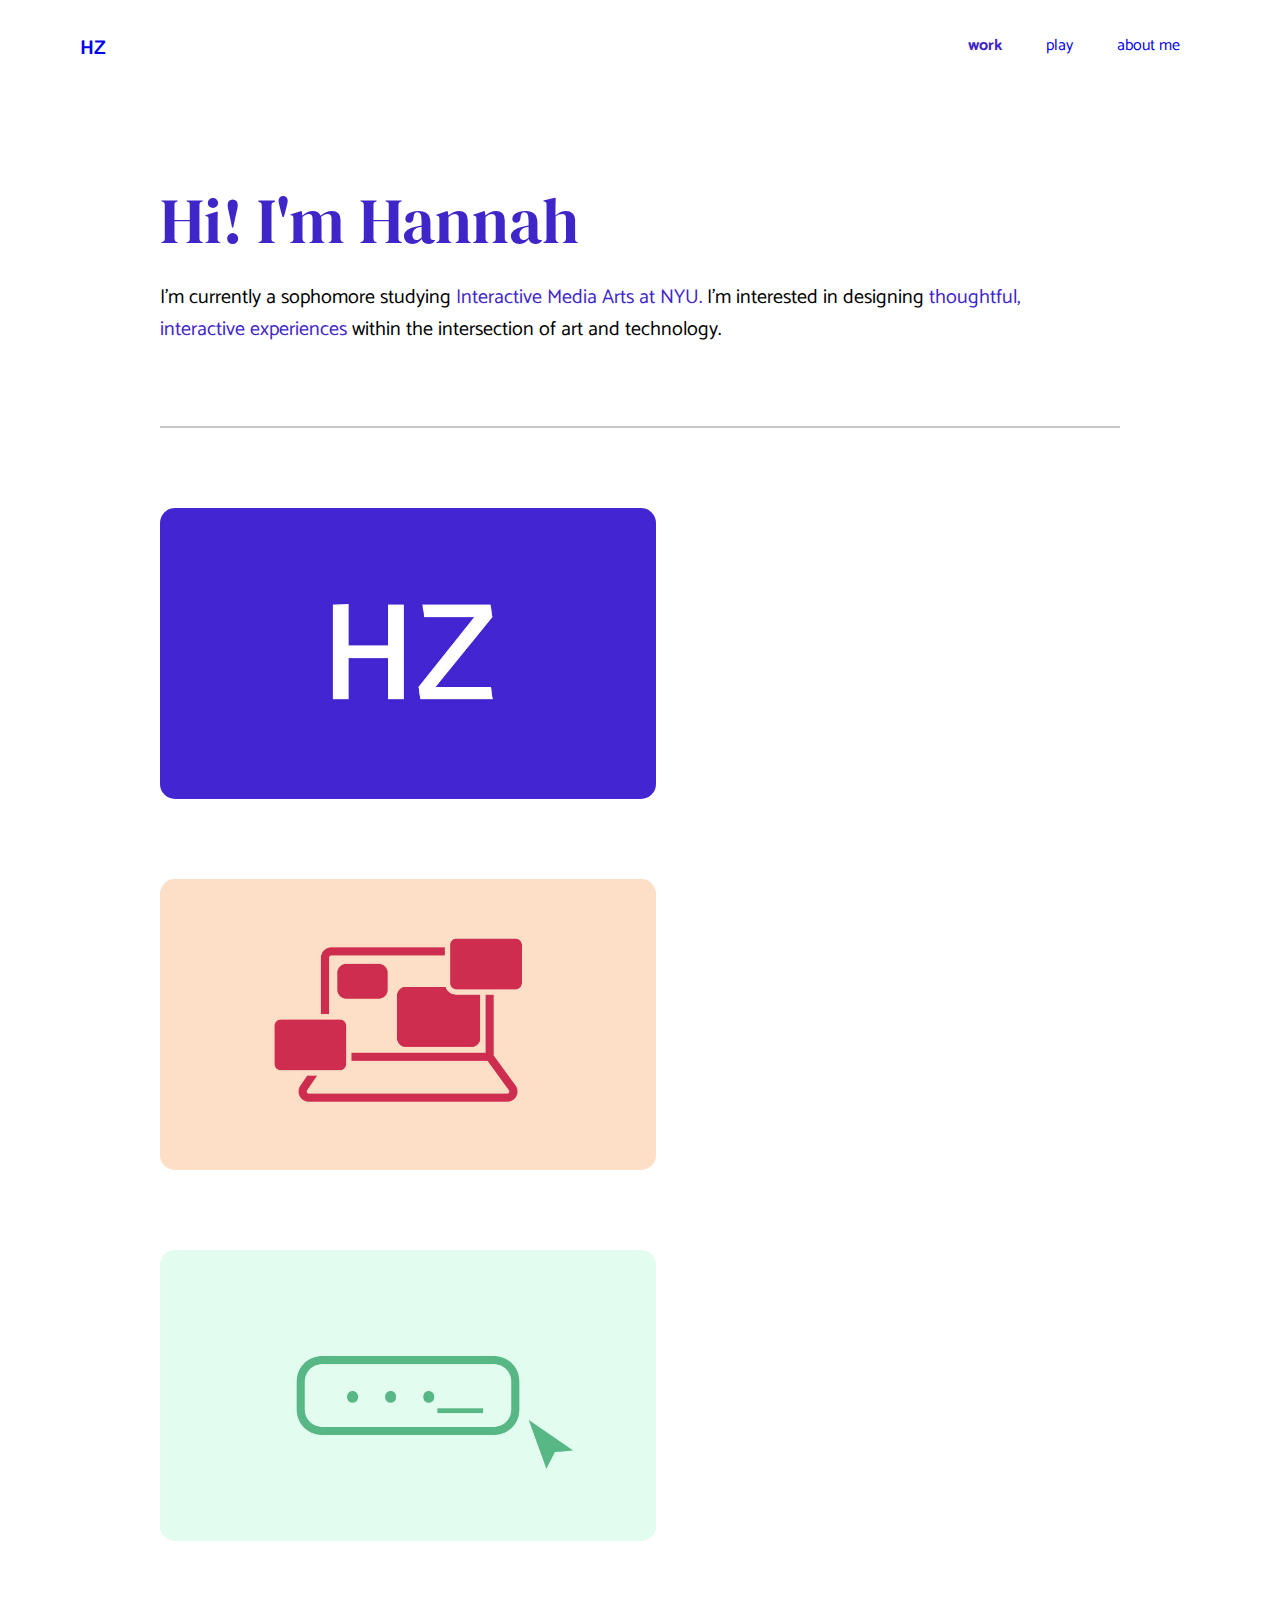
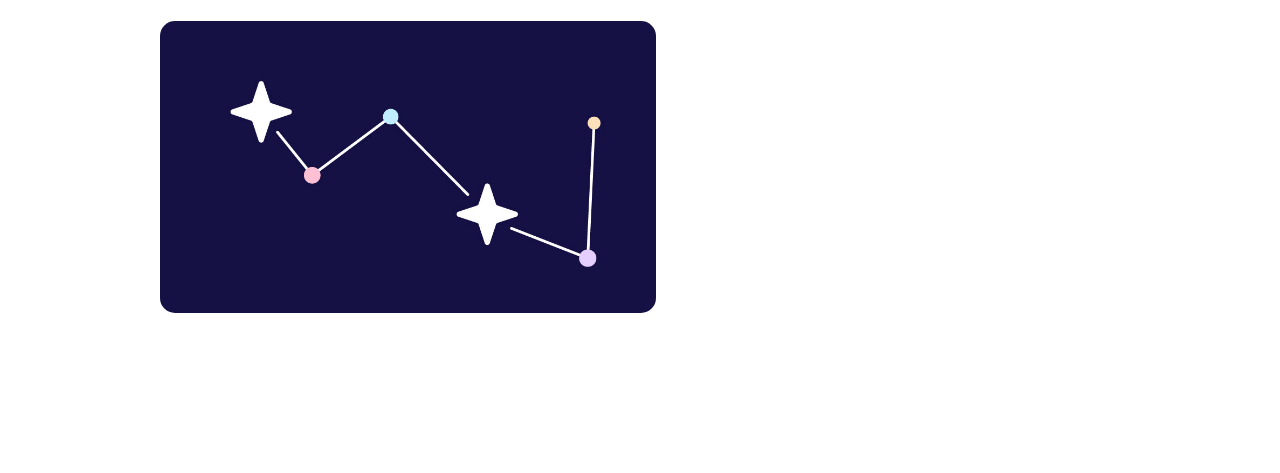
<file: index.html>
<!DOCTYPE html>
<html lang="en">
<head>
    <meta charset="UTF-8">
    <meta http-equiv="X-UA-Compatible" content="IE=edge">
    <meta name="viewport" content="width=device-width, initial-scale=1.0">
    <title>Hannah Zhao</title>
    <link rel="icon" type="image/x-icon" href="assets/icon.png">
    <link rel = "stylesheet" href="style.css"/>
    <link rel="preconnect" href="https://fonts.googleapis.com">
    <link rel="preconnect" href="https://fonts.gstatic.com" crossorigin>
    <link href="https://fonts.googleapis.com/css2?family=Catamaran:wght@300;400;700&family=DM+Serif+Display&display=swap" rel="stylesheet">
    <link rel="stylesheet" href="https://cdnjs.cloudflare.com/ajax/libs/font-awesome/4.7.0/css/font-awesome.min.css">
</head>
<body>
    <div class = "header">
        <a href = "index.html">
            <div id = "icon">
                HZ
            </div>
        </a>
        <nav>
            <a href = "index.html">
                <div class = "nav-link">
                    <div class = "a-current">work</div>
                </div>
            </a>
            <a href = "play.html">
                <div class = "nav-link">
                    play
                </div>
            </a>
            <a href = "about.html">
                <div class = "nav-link">
                    about me
                </div>
            </a>
        </nav>
    </div>
    <div class = "intro">
        <div id = "name">
            Hi! I'm Hannah
        </div>
        <br>
        <div id = "summary">
            <div class = "font-cat">
                I'm currently a sophomore studying 
                <a href = "https://tisch.nyu.edu/itp/admissions/ima-bfa" target = "_blank">
                    <div class = "color-txt">Interactive Media Arts at NYU.</div>
                </a>
                 I'm interested in designing <div class = "color-txt">thoughtful, interactive experiences</div> within the intersection of art and technology.  
            </div>
        </div>
    </div>
    <div class = "main">
        <div class = "posts">
            <div class="post">
                <a href = "projects/portfolio/portfolio.html">
                    <img src = "assets/portfolio-cover.jpg" class = "main-pic">
                    <div class = "overlay"></div>
                    <div class = "overlay-txt">
                        My Portfolio
                        <div class = "overlay-subtxt">
                            I coded this portfolio site!
                        </div>
                    </div>
                </a>
            </div>
            <div class="post">
                <a href = "projects/webdev/webdev.html">
                <img src = "assets/webdev-cover.jpg" class = "main-pic"> 
                <div class = "overlay">
                </div>
                <div class = "overlay-txt">
                    Web Studies
                    <div class = "overlay-subtxt">
                        Selected works from coding websites
                    </div>
                </div> 
                </a>
            </div>
            <div class="post">
                <a href = "projects/grimmWriting/grimm.html">
                    <img src = "assets/grimm-cover.jpg" class = "main-pic">
                    <div class = "overlay"></div>
                    <div class = "overlay-txt">
                        A Grimm Creativity
                        <div class = "overlay-subtxt">
                            Chatbot using Brothers' Grimm corpus and charRNN
                        </div>
                    </div>
                </a>
            </div>
            <div class = "post">
                <a href = "projects/constellation/constellation.html">
                    <img src = "assets/constellation-cover2.jpg" class = "main-pic">
                    <div class = "overlay">
                    </div>
                    <div class = "overlay-txt">
                        A Collaborative Night Sky
                        <div class = "overlay-subtxt">
                            Interactive experience with physical prototype
                        </div>
                    </div> 
                </a>
            </div>
        </div>
    </div>
</body>
</html>
</file>
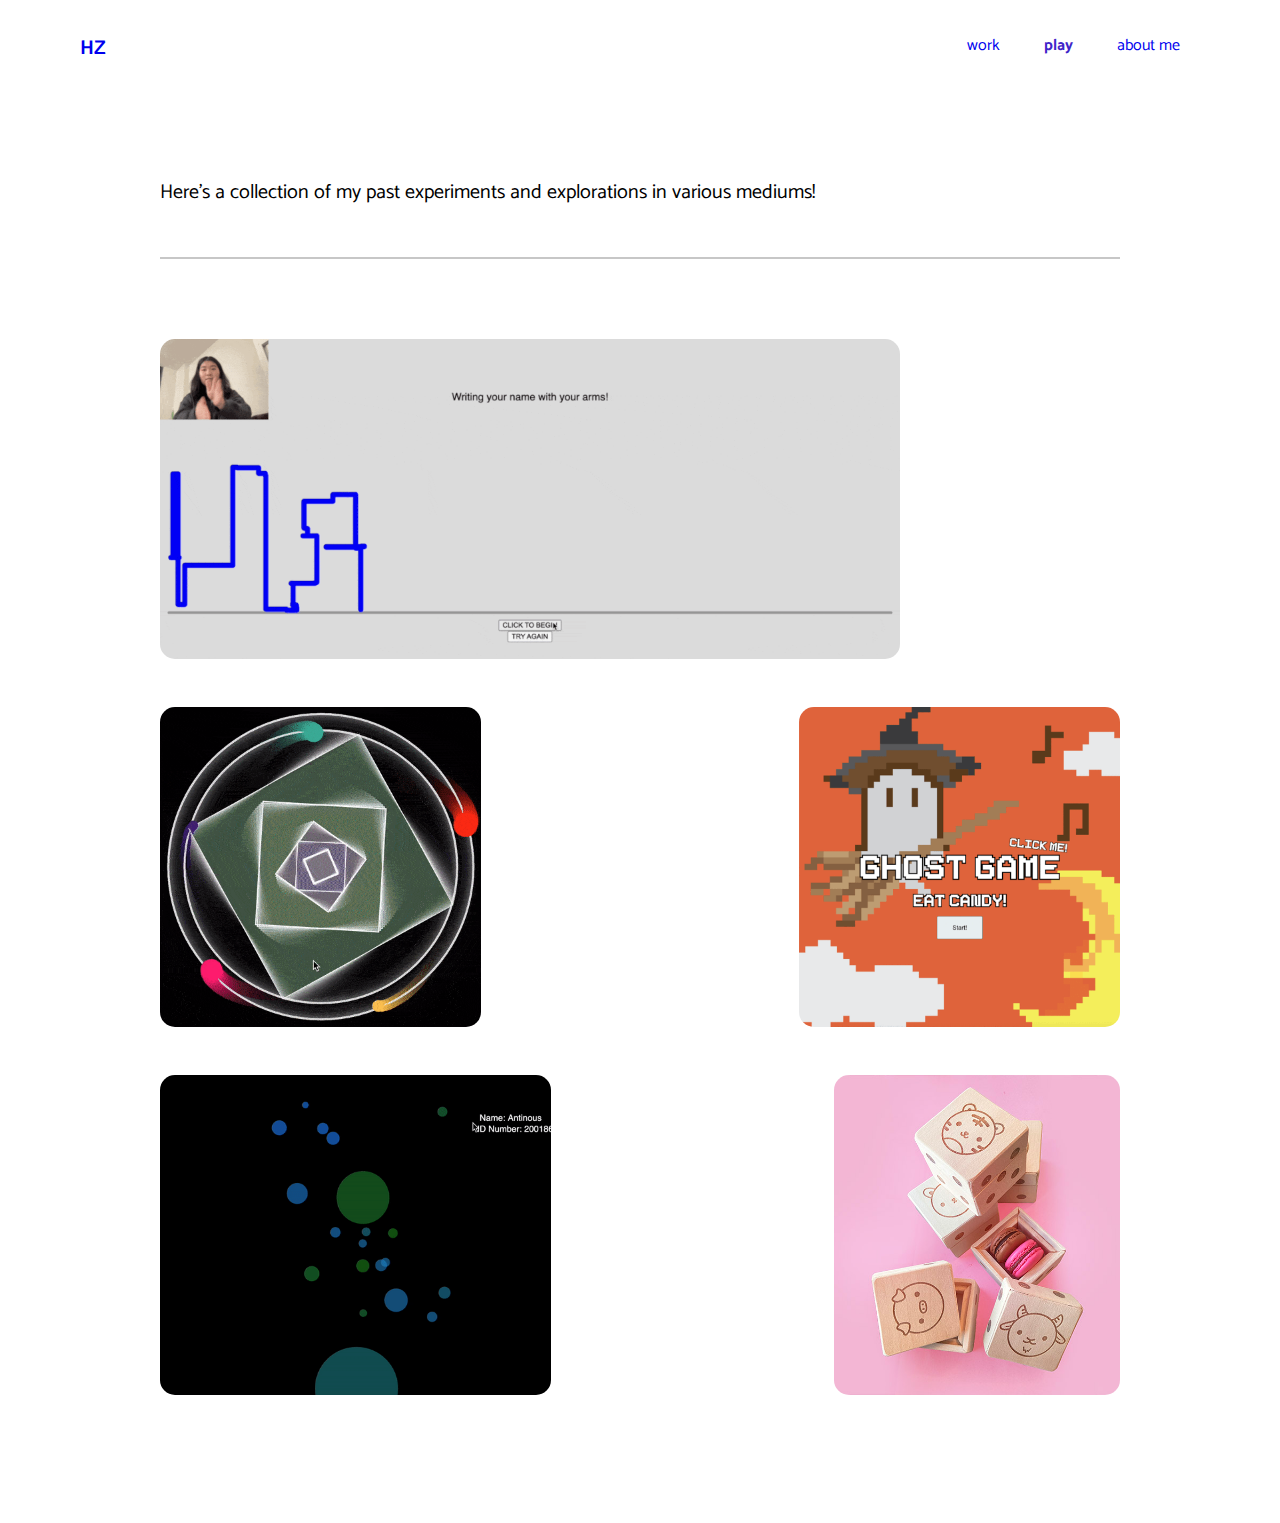
<file: play.html>
<!DOCTYPE html>
<html lang="en">
<head>
    <meta charset="UTF-8">
    <meta http-equiv="X-UA-Compatible" content="IE=edge">
    <meta name="viewport" content="width=device-width, initial-scale=1.0">
    <title>play | Hannah Zhao</title>
    <link rel="icon" type="image/x-icon" href="assets/icon.png">
    <link rel = "stylesheet" href="style.css"/>
    <link rel="preconnect" href="https://fonts.googleapis.com">
    <link rel="preconnect" href="https://fonts.gstatic.com" crossorigin>
    <link href="https://fonts.googleapis.com/css2?family=Catamaran:wght@300;400;700&family=DM+Serif+Display&display=swap" rel="stylesheet">
</head>
<body>
    <div class = "header">
        <a href = "index.html">
            <div id = "icon">
                HZ
            </div>
        </a>
        <nav>
            <a href = "index.html">
                <div class = "nav-link">
                    work
                </div>
            </a>
            <a href = "play.html">
                <div class = "nav-link">
                    <div class = "a-current">play</div>
                </div>
            </a>
            <a href = "about.html">
                <div class = "nav-link">
                    about me
                </div>
            </a>
        </nav>
    </div>
    <div class = "font-cat">
        <div id = "play-summary">
            Here's a collection of my past experiments and explorations in various mediums!
        </div>
    </div>
    <div class = "main">
        <div class = "play-posts">
            <div class = "play-post">
                <img src = "assets/body-handwriting.gif" height = "320px">
                <div class = "play-overlay"></div>
                <div class = "play-overlay-txt">
                    Use Teachable Machine, p5.js for users to write on the screen using their body movements.
                    <br>
                    <a href = "https://editor.p5js.org/hz2788/sketches/GiXEnSoGV" target="_blank">
                        <div class = "color-txt">
                            See it here &#8594;
                        </div>
                    </a>
                </div>
            </div>
            <div class = "play-post">
                <img src = "assets/circle-spin-pattern.gif" height = "320px">
                <div class = "play-overlay"></div>
                <div class = "play-overlay-txt">
                    Use p5.js and user input for satisfying animation
                    <br>
                    <a href = "https://editor.p5js.org/hz2788/sketches/K07XX17Va" target="_blank">
                        <div class = "color-txt">
                            See it here &#8594;
                        </div>
                    </a>
                </div>
            </div>
            <div class = "play-post">
                <img src = "assets/ghost-game.gif" height = "320px">
                <div class = "play-overlay"></div>
                <div class = "play-overlay-txt">
                    Group project made Halloween ver. of snake game, I did most of the code
                    <br>
                    <a href = "https://hannah-y-zhao.github.io/Ghost-Game/" target="_blank">
                        <div class = "color-txt">
                            See it here &#8594;
                        </div>
                    </a>
                </div>
            </div>
            <div class = "play-post">
                <img src = "assets/nasa-api.gif" height = "320px">
                <div class = "play-overlay"></div>
                <div class = "play-overlay-txt">
                    Use p5.js for data visualization of NASA near-Earth objects API
                    <br>
                    <a href = "https://editor.p5js.org/hz2788/sketches/VE3tejsdW" target="_blank">
                        <div class = "color-txt">
                            See it here &#8594;
                        </div>
                    </a>
                </div>
            </div>
            <div class = "play-post">
                <img src = "assets/macaron-box-pink.jpg" height = "320px">
                <div class = "play-overlay"></div>
                <div class = "play-overlay-txt">
                    Fabricated 5 wooden boxes to hold 2 macarons each
                    <br>
                    <a href = "https://docs.google.com/presentation/d/15-HS3BLYExLoSVaJF19I_qXoIOeCbYNc9lWLawb0Dvg/edit?usp=sharing" target="_blank">
                        <div class = "color-txt">
                            See full process here &#8594;
                        </div>
                    </a>
                </div>
            </div>
        </div>
    </div>
</body>
</html>
</file>
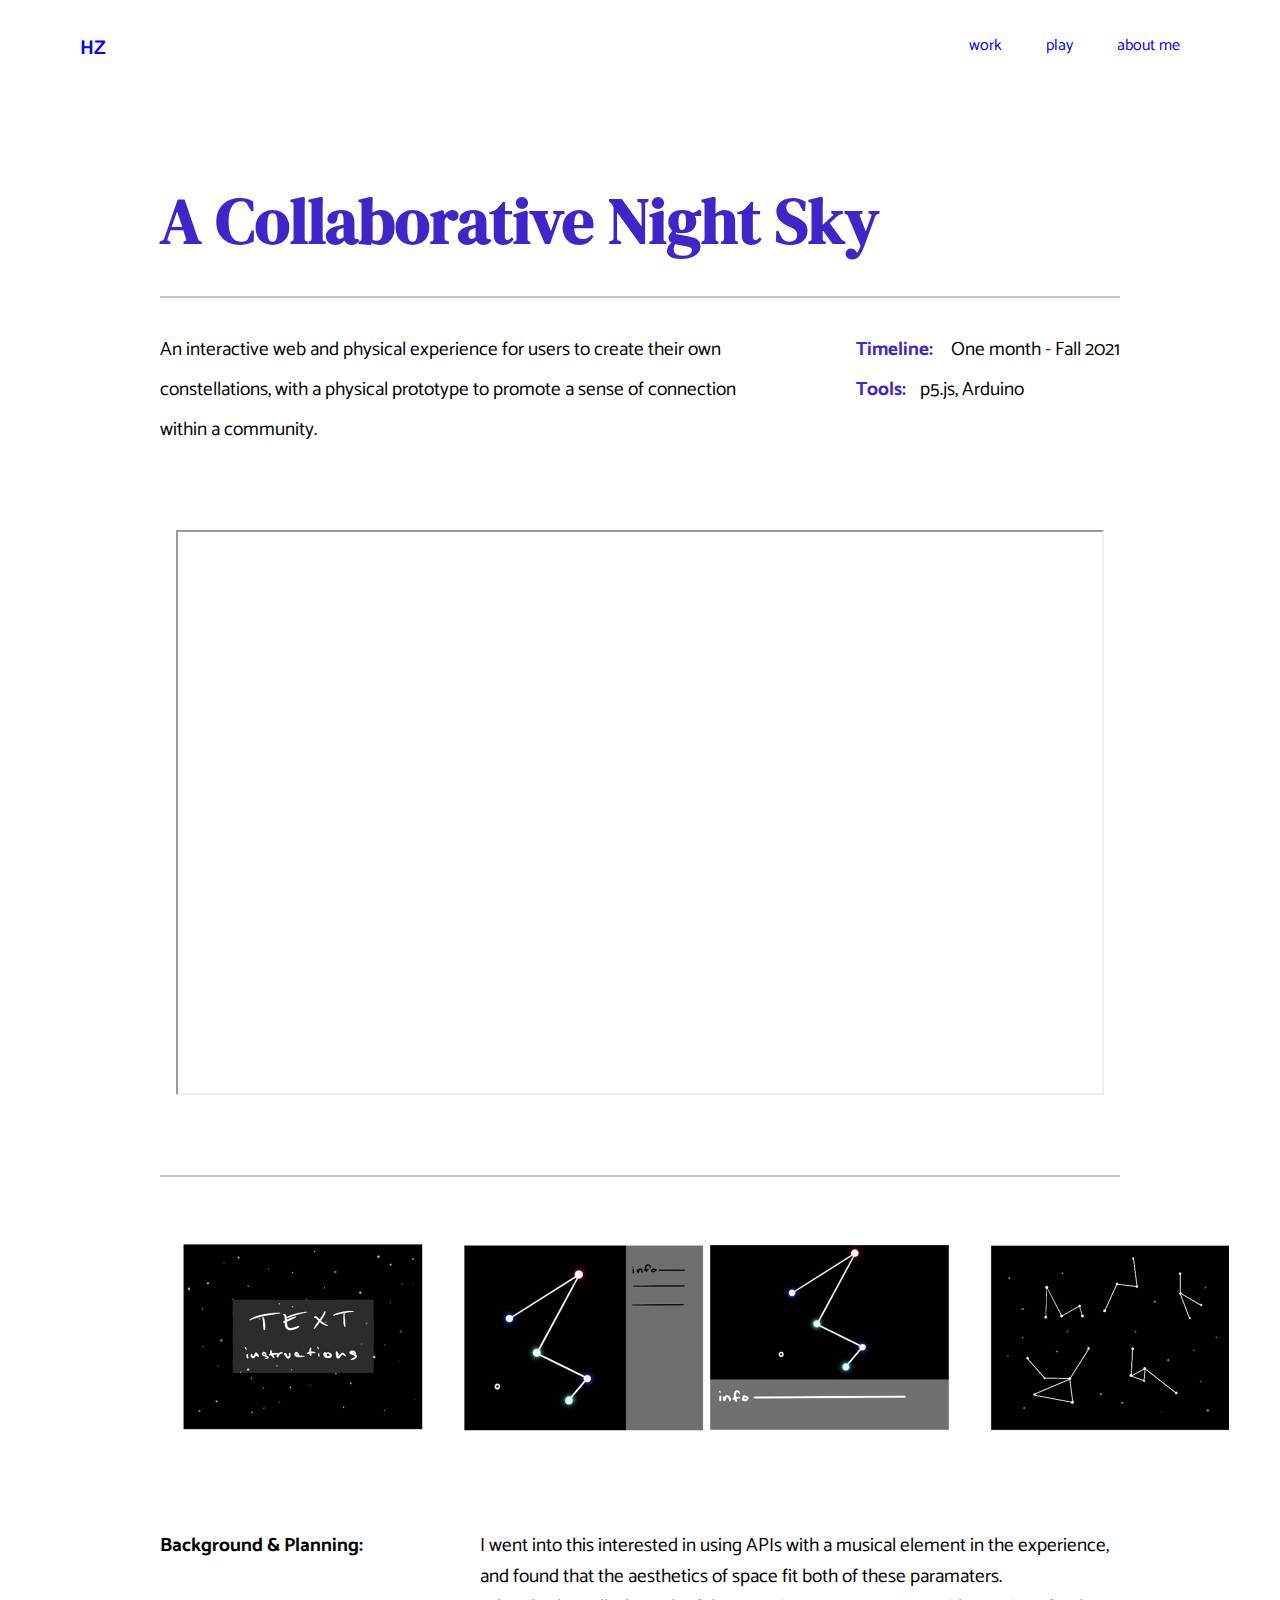
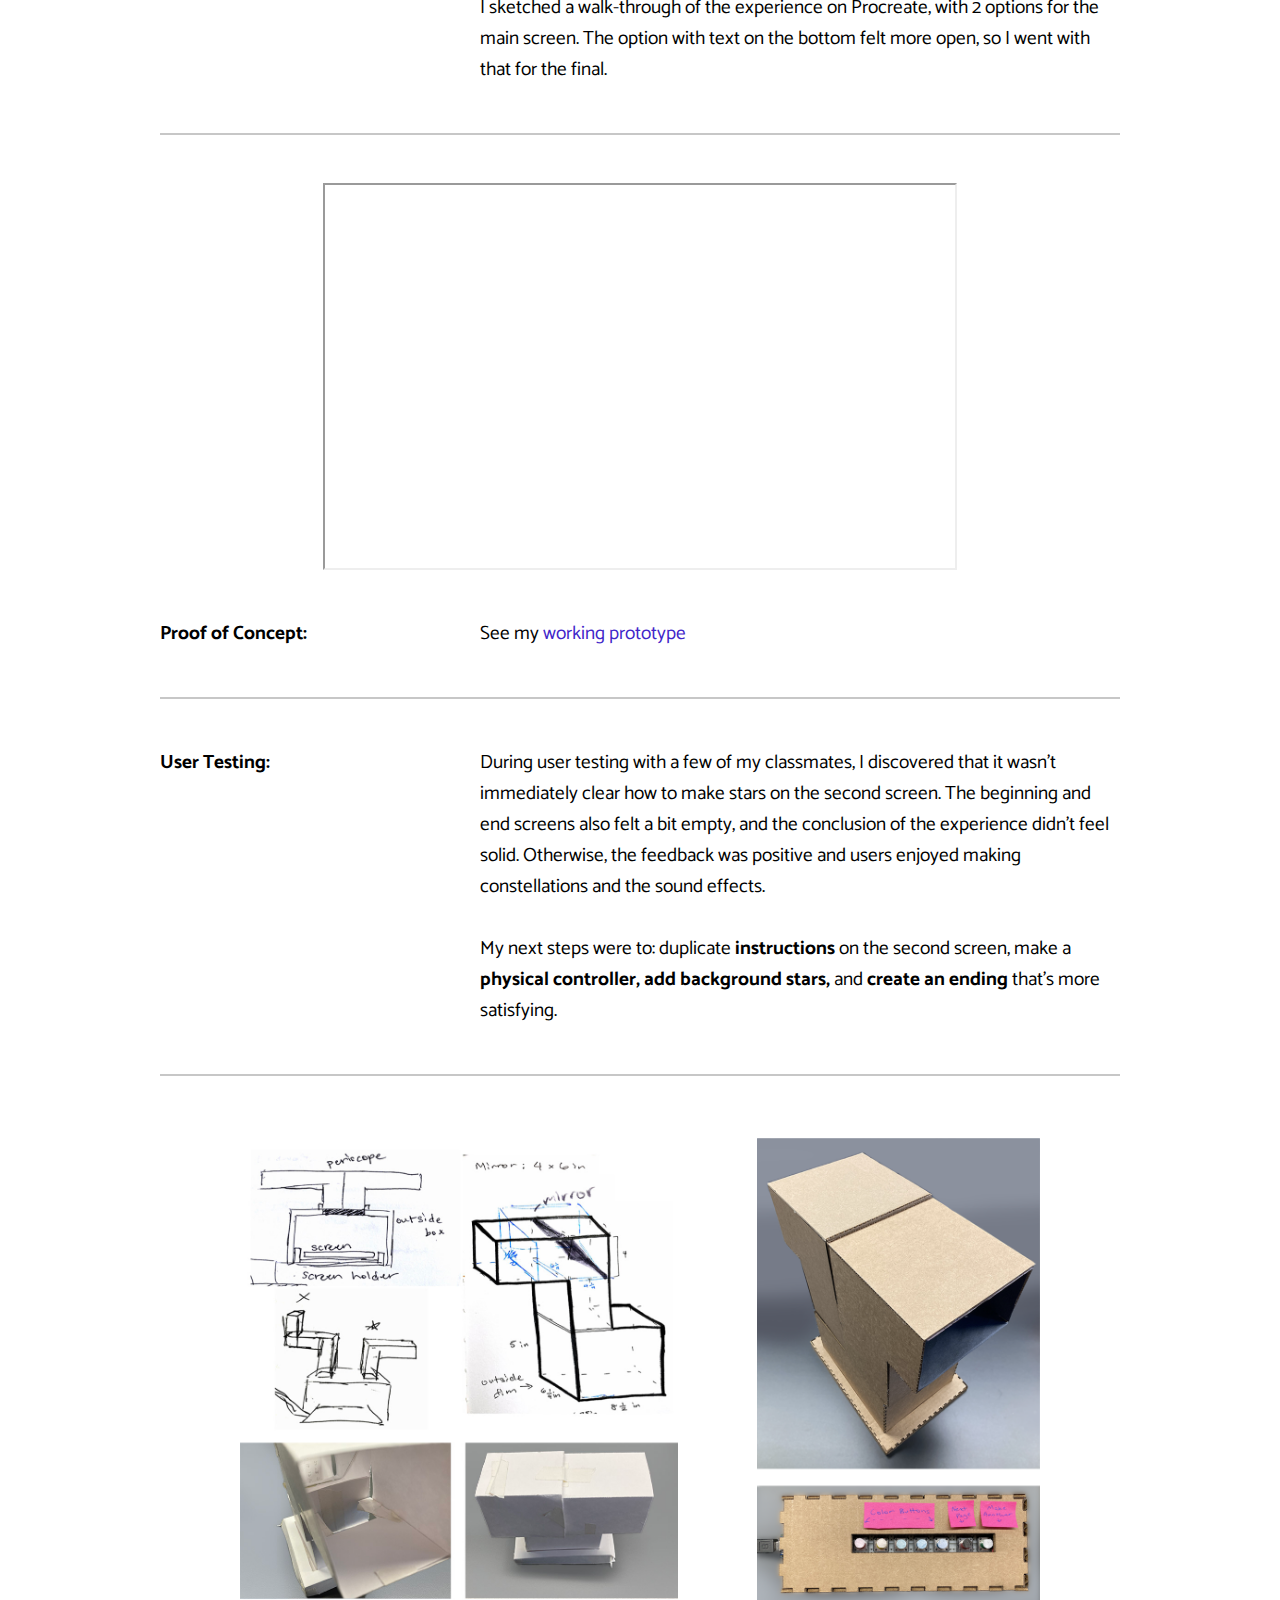
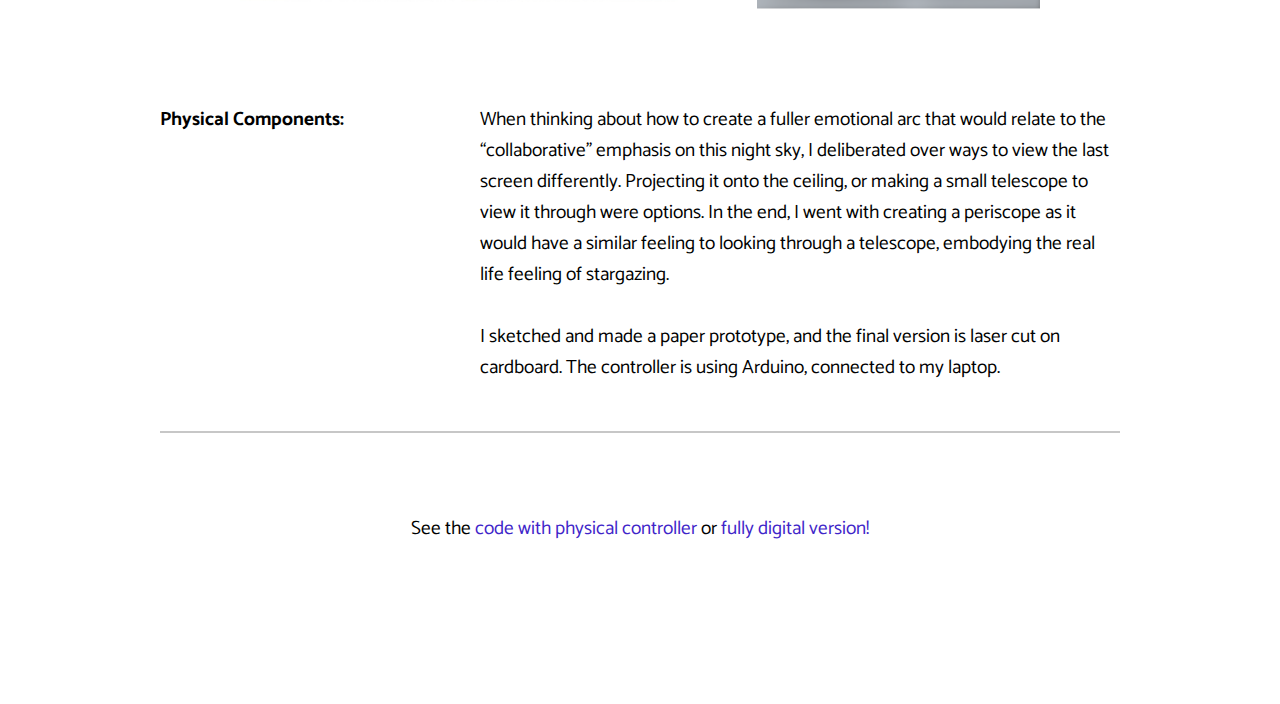
<file: projects/constellation/constellation.html>
<!DOCTYPE html>
<html lang="en">
<head>
    <meta charset="UTF-8">
    <meta http-equiv="X-UA-Compatible" content="IE=edge">
    <meta name="viewport" content="width=device-width, initial-scale=1.0">
    <title>A Collaborative Night Sky | Hannah Zhao</title>
    <link rel="icon" type="image/x-icon" href="../../assets/icon.png">
    <link rel = "stylesheet" href = "../projects.css"/>
    <link rel = "stylesheet" href = "../../style.css"/>
    <link rel="preconnect" href="https://fonts.googleapis.com">
    <link rel="preconnect" href="https://fonts.gstatic.com" crossorigin>
    <link href="https://fonts.googleapis.com/css2?family=Catamaran:wght@300;400;700&family=DM+Serif+Display&display=swap" rel="stylesheet">
</head>
<body>
    <div class = "header">
        <a href = "../../index.html">
            <div id = "icon">
                HZ
            </div>
        </a>
        <nav>
            <a href = "../../index.html">
                <div class = "nav-link">
                    work
                </div>
            </a>
            <a href = "../../play.html">
                <div class = "nav-link">
                    play
                </div>
            </a>
            <a href = "../../about.html">
                <div class = "nav-link">
                    about me
                </div>
            </a>
        </nav>
    </div>
    <div class = "process-main">
        <div class = "proj-title">
            <div class = "color-txt">
                A Collaborative Night Sky
            </div>
        </div>
        <div class = "row-summary">
            <div class = "col-description">
                <div class = "font-cat">
                    An interactive web and physical experience for users to create their own constellations, with a physical prototype to promote a sense of connection within a community.
                </div>
            </div>
            <div class = "col-tools">
                <div class = "font-cat">
                    <div class = "color-txt">
                        <b>Timeline: &ensp;</b> 
                    </div>
                    One month - Fall 2021
                    <br>
                    <div class = "color-txt">
                        <b>Tools:&ensp;</b> 
                    </div>
                    p5.js, Arduino
                </div>
            </div>
        </div>
        <div class = "row-main-video">
            <iframe width="924" height="561" src="https://youtube.com/embed/5W1RhA2XatA"></iframe>
        </div>
        <div class = "row-process">
            <div class = "font-cat">
                <div class = "process-full">
                    <div class = "main-images">
                        <img src = "wf-sketch.png" width = "1100">
                    </div>
                    <div class = "row-process-desc">
                        <div class = "subtitles">
                            <b>Background & Planning:</b>
                        </div>
                        <div class = "process-write">
                            I went into this interested in using APIs with a musical element in the experience, and found that the aesthetics of space fit both of these paramaters. 
                            <br>
                            I sketched a walk-through of the experience on Procreate, with 2 options for the main screen. The option with text on the bottom felt more open, so I went with that for the final.
                        </div>
                    </div>
                    <div class = "row-video">
                        <iframe width="630" height="383" src="https://youtube.com/embed/VJIWdf3ukO4"></iframe>
                    </div>
                    <div class = "row-process-desc">
                        <div class = "subtitles">
                            <b>Proof of Concept:</b>
                        </div>
                        <div class = "process-write">
                            See my 
                            <a href = "https://editor.p5js.org/hz2788/sketches/vVQmodNRD" target = "_blank">
                                <div class = "color-txt">
                                    working prototype
                                </div>
                            </a>
                        </div>
                    </div>
                    <div class = "row-process-desc">
                        <div class = "subtitles">
                            <b>User Testing:</b>
                        </div>
                        <div class = "process-write">
                            During user testing with a few of my classmates, I discovered that it wasn't immediately clear how to make stars on the second screen. The beginning and end screens also felt a bit empty, and the conclusion of the experience didn't feel solid. Otherwise, the feedback was positive and users enjoyed making constellations and the sound effects.
                            <br><br>
                            My next steps were to: duplicate <b>instructions</b> on the second screen, make a <b>physical controller, add background stars,</b> and <b>create an ending</b> that's more satisfying.
                        </div>
                    </div>
                    <div class = "main-images">
                        <img src = "phys-sketch.jpg" height = "500px">
                        <img src = "phys-1.png" height = "500px">
                    </div>
                    <div class = "row-process-desc">
                        <div class = "subtitles">
                            <b>Physical Components:</b>
                        </div>
                        <div class = "process-write">
                            When thinking about how to create a fuller emotional arc that would relate to the “collaborative” emphasis on this night sky, I deliberated over ways to view the last screen differently. Projecting it onto the ceiling, or making a small telescope to view it through were options. In the end, I went with creating a periscope as it would have a similar feeling to looking through a telescope, embodying the real life feeling of stargazing.
                            <br><br>
                            I sketched and made a paper prototype, and the final version is laser cut on cardboard. The controller is using Arduino, connected to my laptop.
                        </div>
                    </div>
                    <div class = "row-center-txt">
                        See the 
                        <a href = "https://github.com/hannah-y-zhao/A-Collaborative-Night-Sky" target="_blank">
                            <div class = "color-txt">
                                code with physical controller
                            </div>
                        </a>
                        or
                        <a href = "https://github.com/hannah-y-zhao/A-Collaborative-Night-Sky-Digital" target="_blank">
                            <div class = "color-txt">
                                fully digital version!
                            </div>
                        </a>
                    </div>
                </div>
            </div>
        </div>
    </div>
</body>
</html>
</file>
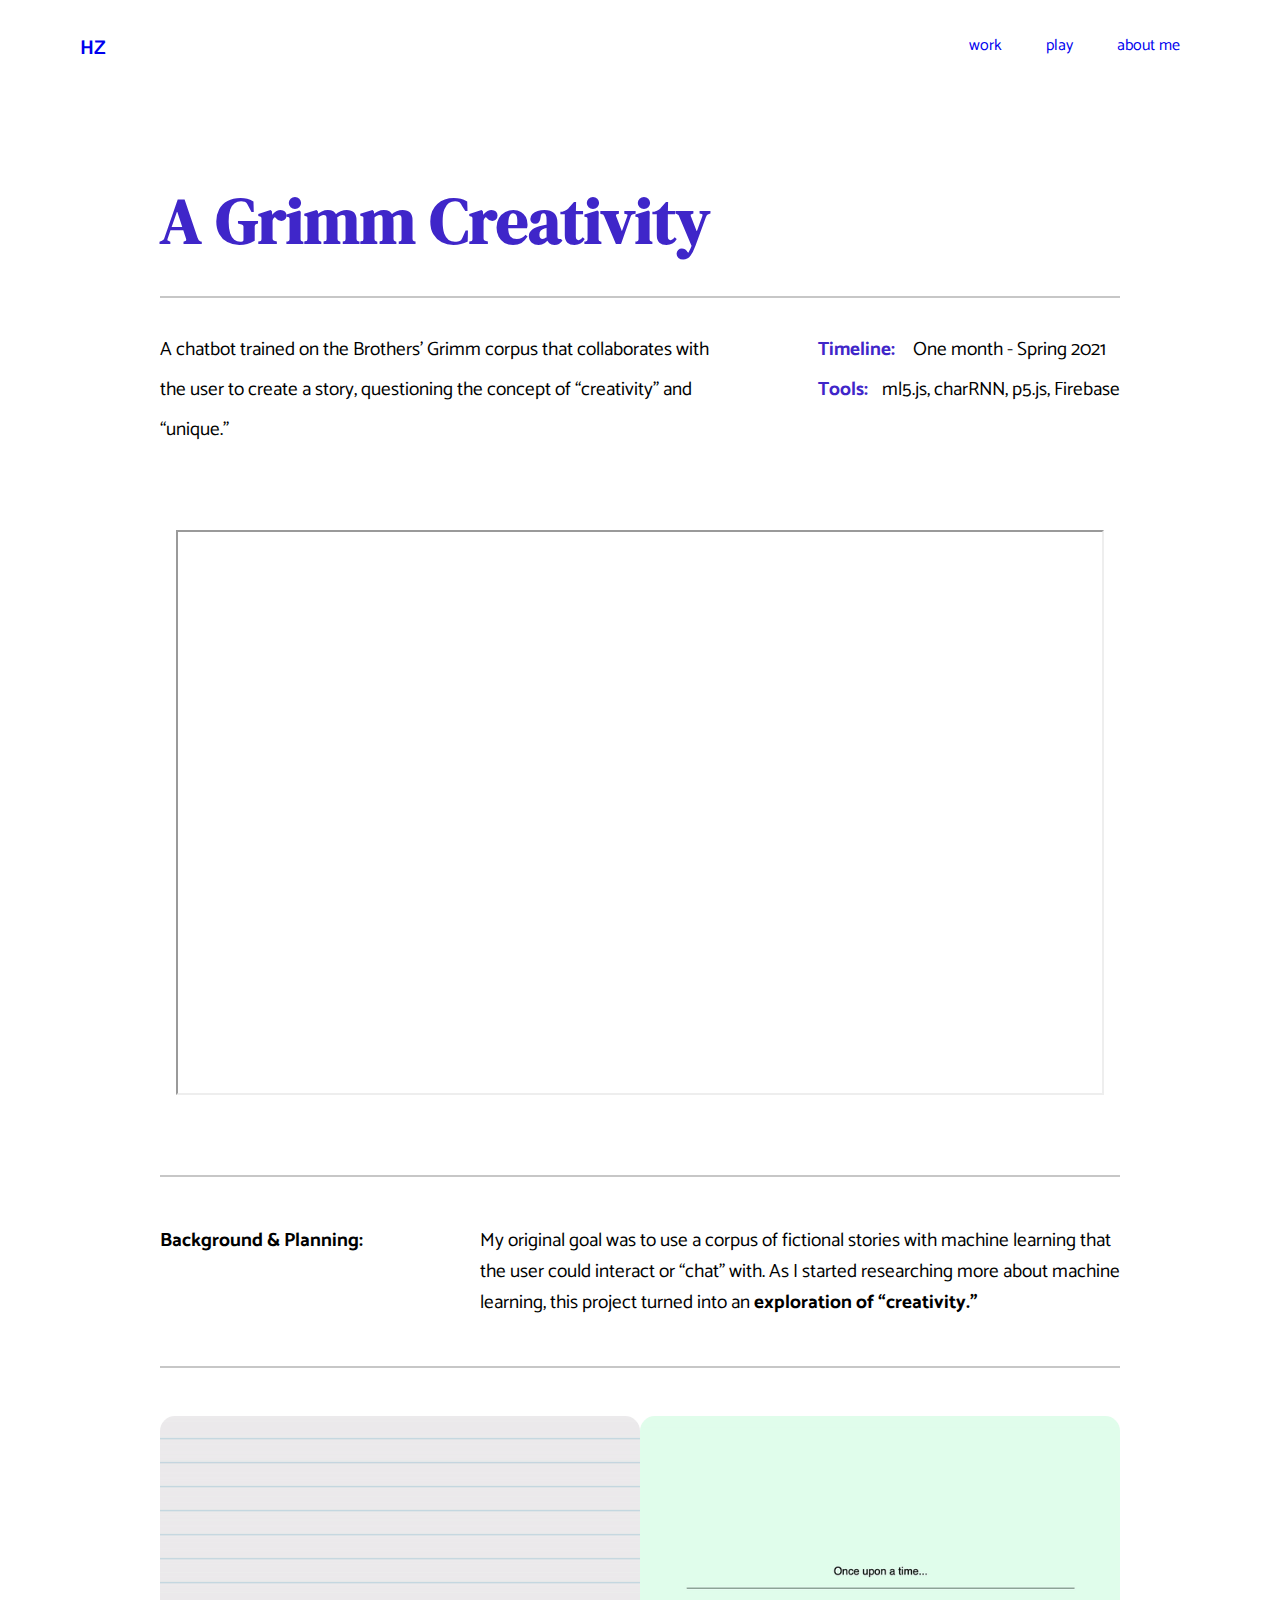
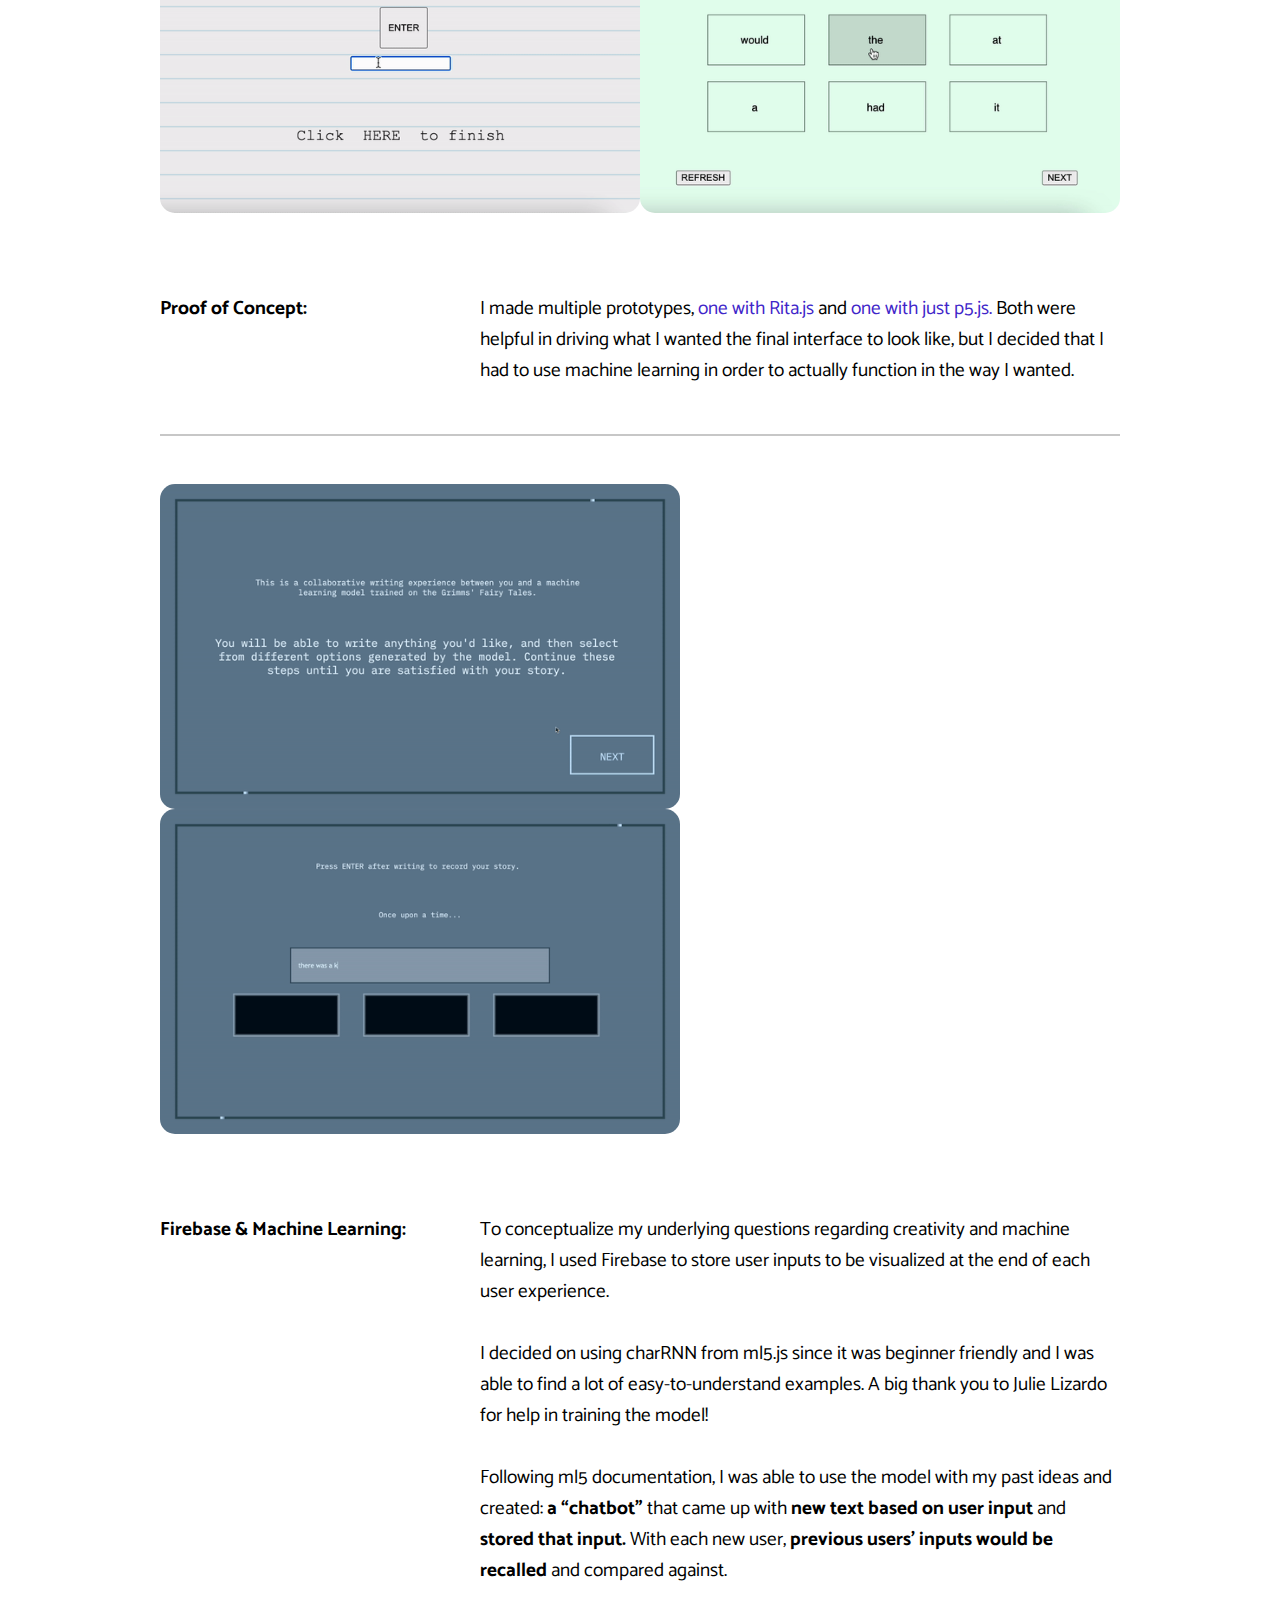
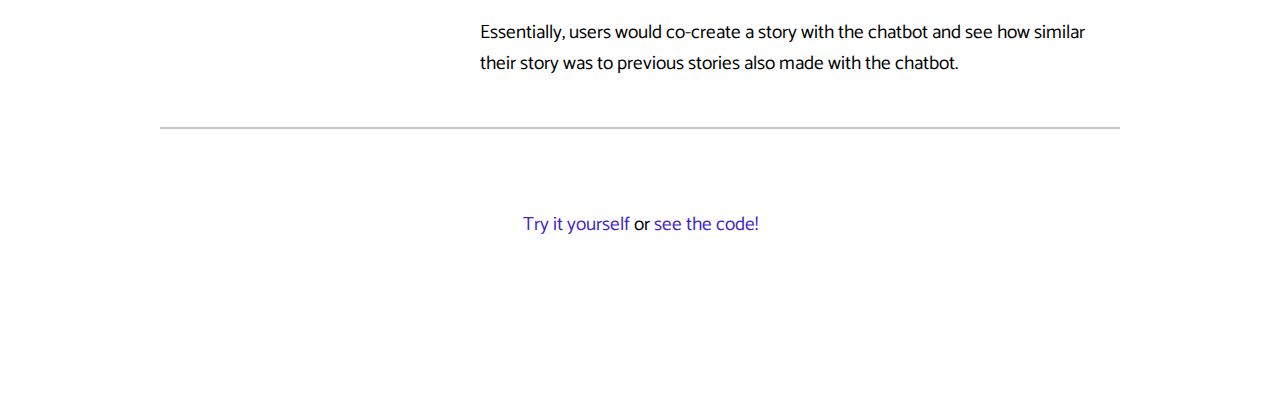
<file: projects/grimmWriting/grimm.html>
<!DOCTYPE html>
<html lang="en">
<head>
    <meta charset="UTF-8">
    <meta http-equiv="X-UA-Compatible" content="IE=edge">
    <meta name="viewport" content="width=device-width, initial-scale=1.0">
    <title>A Grimm Creativity | Hannah Zhao</title>
    <link rel="icon" type="image/x-icon" href="../../assets/icon.png">
    <link rel = "stylesheet" href = "../projects.css"/>
    <link rel = "stylesheet" href = "../../style.css"/>
    <link rel="preconnect" href="https://fonts.googleapis.com">
    <link rel="preconnect" href="https://fonts.gstatic.com" crossorigin>
    <link href="https://fonts.googleapis.com/css2?family=Catamaran:wght@300;400;700&family=DM+Serif+Display&display=swap" rel="stylesheet">
</head>
<body>
    <div class = "header">
        <a href = "../../index.html">
            <div id = "icon">
                HZ
            </div>
        </a>
        <nav>
            <a href = "../../index.html">
                <div class = "nav-link">
                        work
                </div>
            </a>
            <a href = "../../play.html">
                <div class = "nav-link">
                    play
                </div>
            </a>
            <a href = "../../about.html">
                <div class = "nav-link">
                    about me
                </div>
            </a>
        </nav>
    </div>
    <div class = "process-main">
        <div class = "proj-title">
            <div class = "color-txt">
                A Grimm Creativity
            </div>
        </div>
        <div class = "row-summary">
            <div class = "col-description">
                <div class = "font-cat">
                    A chatbot trained on the Brothers' Grimm corpus that collaborates with the user to create a story, questioning the concept of “creativity" and “unique."
                </div>
            </div>
            <div class = "col-tools">
                <div class = "font-cat">
                    <div class = "color-txt">
                        <b>Timeline: &ensp;</b> 
                    </div>
                    One month - Spring 2021
                    <br>
                    <div class = "color-txt">
                        <b>Tools:&ensp;</b> 
                    </div>
                    ml5.js, charRNN, p5.js, Firebase
                </div>
            </div>
        </div>
        <div class = "row-main-video">
            <iframe width="924" height="561" src="https://youtube.com/embed/IDBXffDTmHc"></iframe>
        </div>
        <div class = "row-process">
            <div class = "font-cat">
                <div class = "process-full">
                    <div class = "row-process-desc">
                        <div class = "subtitles">
                            <b>Background & Planning:</b>
                        </div>
                        <div class = "process-write">
                            My original goal was to use a corpus of fictional stories with machine learning that the user could interact or “chat" with. 
                            As I started researching more about machine learning, this project turned into an <b>exploration of “creativity."</b>
                        </div>
                    </div>
                    <div class = "main-images">
                        <img src = "rita.gif" style="width:480px">
                        <img src = "p5.gif" style="width:480px">
                    </div>
                    <div class = "row-process-desc">
                        <div class = "subtitles">
                            <b>Proof of Concept:</b>
                        </div>
                        <div class = "process-write">
                            I made multiple prototypes,
                            <a href = "https://editor.p5js.org/hz2788/sketches/sh8gmySQ-" target="_blank">
                                <div class = "color-txt">
                                    one with Rita.js 
                                </div>
                            </a>
                            and 
                            <a href = "https://editor.p5js.org/hz2788/sketches/qrsNFuuXH" target="_blank">
                                <div class = "color-txt">
                                    one with just p5.js.
                                </div>
                            </a>
                            Both were helpful in driving what I wanted the final interface to look like, but I decided that I had to use machine learning in order to actually function in the way I wanted.
                            
                        </div>
                    </div>
                    <div class = "space-images">
                        <img src = "final-1.gif" style="width:520px">
                        <img src = "final-2.gif" style="width:520px">
                    </div>
                    <div class = "row-process-desc">
                        <div class = "subtitles">
                            <b>Firebase & Machine Learning:</b>
                        </div>
                        <div class = "process-write">
                            To conceptualize my underlying questions regarding creativity and machine learning, I used Firebase to store user inputs to be visualized at the end of each user experience.
                            <br><br>
                            I decided on using charRNN from ml5.js since it was beginner friendly and I was able to find a lot of easy-to-understand examples.
                            A big thank you to Julie Lizardo for help in training the model!
                            <br><br>
                            Following ml5 documentation, I was able to use the model with my past ideas and created: 
                            <b>a “chatbot" </b>
                            that came up with 
                            <b>new text based on user input</b>
                            and 
                            <b>stored that input.</b>
                            With each new user, 
                            <b>previous users' inputs would be recalled</b>
                             and compared against.
                             <br><br>
                             Essentially, users would co-create a story with the chatbot and see how similar their story was to previous stories also made with the chatbot.
                        </div>
                    </div>
                    <div class = "row-center-txt">
                        <a href = "https://hannah-y-zhao.github.io/Grimm-Writing/" target="_blank">
                            <div class = "color-txt">
                                Try it yourself
                            </div>
                        </a>
                        or
                        <a href = "https://github.com/hannah-y-zhao/Grimm-Writing" target="_blank">
                            <div class = "color-txt">
                                see the code!
                            </div>
                        </a>
                    </div>
                </div>
            </div>
        </div>
    </div>
</body>
</html>
</file>
<file: style.css>
body {
    margin: 0
}


/* -------- NAV PORTION -------- */

.header {
    background-color:white;

    display: flex;
    flex-direction: row;
    justify-content:space-between;
    top: 0;
    position: sticky;
    z-index: 1;

    padding: 2rem 5rem 2rem 5rem
}
nav {
    /* background-color: blue; */

    flex-direction: row;
    justify-content:space-evenly;
}
.nav-link {
    /* background-color:rgb(143, 186, 255); */

    display: inline;
    padding: 1rem 1.25rem 1rem 1.25rem;
    font-family: 'Catamaran', sans-serif;
    font-size: 1rem;
}
a {
    text-decoration: none;
}
a:visited {
    color: black;
}
a:hover {
    color:#3F26C9;
    cursor: pointer;
}
#icon {
    /* background-color: antiquewhite;     */
    font-family: 'Catamaran', sans-serif;
    font-weight: bold;
    font-size: 1.25rem;

}
.a-current {
    color:#3F26C9;
    display:inline;
    font-weight:bold;
}


/* -------- GENERAL PORTION -------- */

.color-txt {
    color:#3F26C9;
    display:inline;
}

.font-cat {
    font-family: 'Catamaran', sans-serif;
}

.font-large {
    font-size: 2rem;
}
img {
    border-radius: 15px;
    vertical-align:top;
}


/* -------- INTRO PORTION -------- */

.intro {
    /* background-color: aquamarine; */

    margin: 5rem 10rem 0rem 10rem;
    padding-bottom: 5rem;
    border: #c7c7c7;
    border-style: solid;
    border-width: 0px 0px 2px 0px;
}

#name {
    font-family: 'DM Serif Display', serif;
    font-size: 4rem;
    color:#3F26C9;
}

#summary {
    font-size: 1.25rem;
    margin-right: 4rem;
    line-height: 2rem;
}



/* -------- PROJECTS PORTION -------- */

.main {
    /* background-color: blueviolet; */
    padding: 5rem 10rem 5rem 10rem;
    
}
.posts {
    /* background-color: brown; */
    display: flex;
    flex-direction:row;
    flex-wrap: wrap;

    justify-content: space-between;

}
.post {
    /* background-color: rgb(231, 134, 205); */
    position:relative;
    margin-bottom: 5rem;
}
.main-pic {
    width: 31rem;

}
.overlay {
    position: absolute;
    top: 0;
    bottom: 0;
    left: 0;
    right: 0;
    height: 100%;
    width: 100%;
    opacity: 0;
    transition: .5s ease;
    background-color: #000000;
    border-radius: 15px;
    margin-bottom: 2rem;

}
  
  .post:hover .overlay {
    opacity: 0.75;


  }
  .overlay-txt {
    color: white;
    opacity: 0%;
    font-size: 2rem;
    font-family: 'Catamaran', sans-serif;
    position: absolute;
    top: 50%;
    left: 50%;
    -webkit-transform: translate(-50%, -50%);
    -ms-transform: translate(-50%, -50%);
    transform: translate(-50%, -50%);
    text-align: center;
  }
  .overlay-subtxt {
    font-size:1.3rem;
  }
.post:hover .overlay-txt {
    opacity: 1;
}



/* -------- PLAY PORTION -------- */
#play-summary {
    font-size: 1.25rem;
    line-height: 2rem;

    margin: 5rem 10rem 0rem 10rem;
    padding-bottom: 3rem;
    border: #c7c7c7;
    border-style: solid;
    border-width: 0px 0px 2px 0px;
}
.play-posts {
    /* background-color: brown; */
    display: flex;
    flex-direction:row;
    flex-wrap: wrap;

    justify-content: space-between;
    align-items:space-between
}
.play-post {
    position:relative;
    margin: 0rem 0 3rem 0;
}
.play-overlay {
    position: absolute;
    top: 0;
    bottom: 0;
    left: 0;
    right: 0;
    height: 100%;
    width: 100%;
    opacity: 0;
    transition: .5s ease;
    background-color: #ffffff;
    border-radius: 15px;
    margin-bottom: 2rem;

}
  
  .play-post:hover .play-overlay {
    opacity: 0.95;

  }
  .play-overlay-txt {
    color: rgb(0, 0, 0);
    opacity: 0%;
    font-size: 1.2rem;
    font-family: 'Catamaran', sans-serif;
    position: absolute;
    top: 50%;
    left: 50%;
    -webkit-transform: translate(-50%, -50%);
    -ms-transform: translate(-50%, -50%);
    transform: translate(-50%, -50%);
    text-align: center;
  }

.play-post:hover .play-overlay-txt {
    opacity: 1;
}




/* -------- ABOUT PORTION -------- */
.about-row {
    /* background-color: #cac0ff; */
    display: flex;
    flex-direction: row;
    justify-content: space-between;

    padding: 5rem 10rem 5rem 10rem;
}
.about-col1 {
    /* background-color: #fec0ff; */

    padding: 1rem 5rem 5rem 3rem;
}
.about-col2 {
    /* background-color: #c0f3ff; */

    padding: 1rem 5rem 0rem 5rem
}
#about-summary {
    font-size: 1.25rem;
    line-height: 2rem;
}
.icons {
    padding-top: 1.5rem;
    font-size: 1.5rem;
    color:black;
}
#polaroid {
    /* border: 1px solid #BFBFBF;
    box-shadow: 10px 10px 5px #aaaaaa; */
    width: 18rem;
    border-radius: 15px;
    /* vertical-align:middle; */
}



/* -------- RESPONSIVE PORTION -------- */

@media screen and (max-width: 600px){
    .posts {
        flex-direction: column;
    }
    .main {
        padding: 3rem 2rem 3rem 2rem
    }
    .header {
        padding: 3rem 2rem 3rem 2rem
    }
    .intro {
        margin: 3rem 2rem 3rem 2rem
    }
    #play-summary {
        margin: 3rem 2rem 3rem 2rem
    }
    
}
@media screen and (max-width: 800px){
    .about-row {
        flex-wrap: wrap;
        padding: 3rem 2rem 3rem 2rem

    }
    .about-col1 {
        padding: 3rem 2rem 3rem 2rem

    }
    #polaroid {

        width: 10rem;
        vertical-align:middle;
    }
}
</file>
<file: projects/projects.css>
/* -------- BRIEF PORTION -------- */
.process-main {
    margin: 5rem 10rem 0rem 10rem;
}
.proj-title {
    /* background-color: blueviolet; */

    /* font-family: 'Catamaran'; */
    font-family: 'DM Serif Display', serif;
    font-weight: bold;
    font-size: 4rem;
    padding-bottom: 2rem;
    border: #c7c7c7;
    border-style: solid;
    border-width: 0px 0px 2px 0px;
}
.row-summary {
    /* background-color: antiquewhite; */
    padding-top: 2rem;
    display: flex;
    flex-direction: row;
    flex-wrap: wrap;

    justify-content: space-between;

    font-size: 1.2rem;
    line-height:2.5rem;

}
.col-description {
    /* background-color: rgb(198, 198, 140); */
    flex: 1;
    padding-right:5rem;
}
/* .col-tools {
    background-color: rgb(233, 161, 55); 
    padding-left: 3rem;
    flex: 1;
} */
.row-center-txt {
    margin:5rem 0 0 0;
    flex-flow: row wrap;
    text-align:center;
}




/* -------- PROCESS PORTION -------- */
.row-main-video {
    display: flex;
    padding: 5rem 0 5rem 0;
    flex-direction: row;
    justify-content: center;
    border: #c7c7c7;
    border-style: solid;
    border-width: 0px 0px 2px 0px;
}
.row-video {
    display: flex;
    padding: 3rem 0 0rem 0;
    flex-direction: row;
    justify-content: center;
}
.main-images {
    /* background-color: aqua; */
    display: flex;
    padding: 3rem 0 2rem 0;
    flex-flow: row wrap;
    justify-content: space-evenly;
    align-items: space-between;

}
.space-images {
    display: flex;
    padding: 3rem 0 2rem 0;

    flex-flow: row wrap;
    justify-content: space-between;
    align-items: space-between;
}
.process-full {
    font-size: 1.2rem;
    margin: 0 0 10rem 0;
}
.row-process-desc {
    display: flex;
    flex-flow: row wrap;
    padding: 3rem 0 3rem 0;
    border: #c7c7c7;
    border-style: solid;
    border-width: 0px 0px 2px 0px;
}
.subtitles {
    flex: 1;

}
.process-write {
    flex: 2;
}
.line {
    margin: 2rem 0 0 0;
    border: #c7c7c7;
    border-style: solid;
    border-width: 2px 0px 0px 0px;
}


/* -------- PROCESS STUDIES PORTION -------- */
.process-studies {
    display:flex;
    justify-content: space-between;
    flex-flow:row wrap;
    font-size: 1.2rem;

    padding: 7rem 0 3rem 0;
}
.row-process-txt-right {
    text-align: left;
    padding-left:5rem;
    flex: 1;
}
.row-process-txt-left {
    text-align: right;
    padding-right:5rem;
    flex: 1;

}




/* -------- MISC. PORTION -------- */
#sontag-pic {
    border: #c7c7c7;
    border-style: solid;
    border-width: 1px;
}
#cat-text{
    padding: 0rem 1rem 1rem 1rem;
    margin: 0rem 1rem 10rem 1rem;
    text-align:center;
    font-size:2rem;
    font-family: 'Catamaran', sans-serif;
}
#cat-text #asleep{
    display:none;
}
#cat-text:hover #awake{
    display:none;
}
#cat-text:hover #asleep{
    display:inline;
}
#cat-text:hover{

    animation: rollover 2s ease-in-out infinite;
    animation-delay: 100ms
}
@keyframes rollover{
    0% {transform: rotate(0);}
    50%{transform: rotate(0.5turn);}
    100%{transform: rotate(1turn);}

}
</file>
